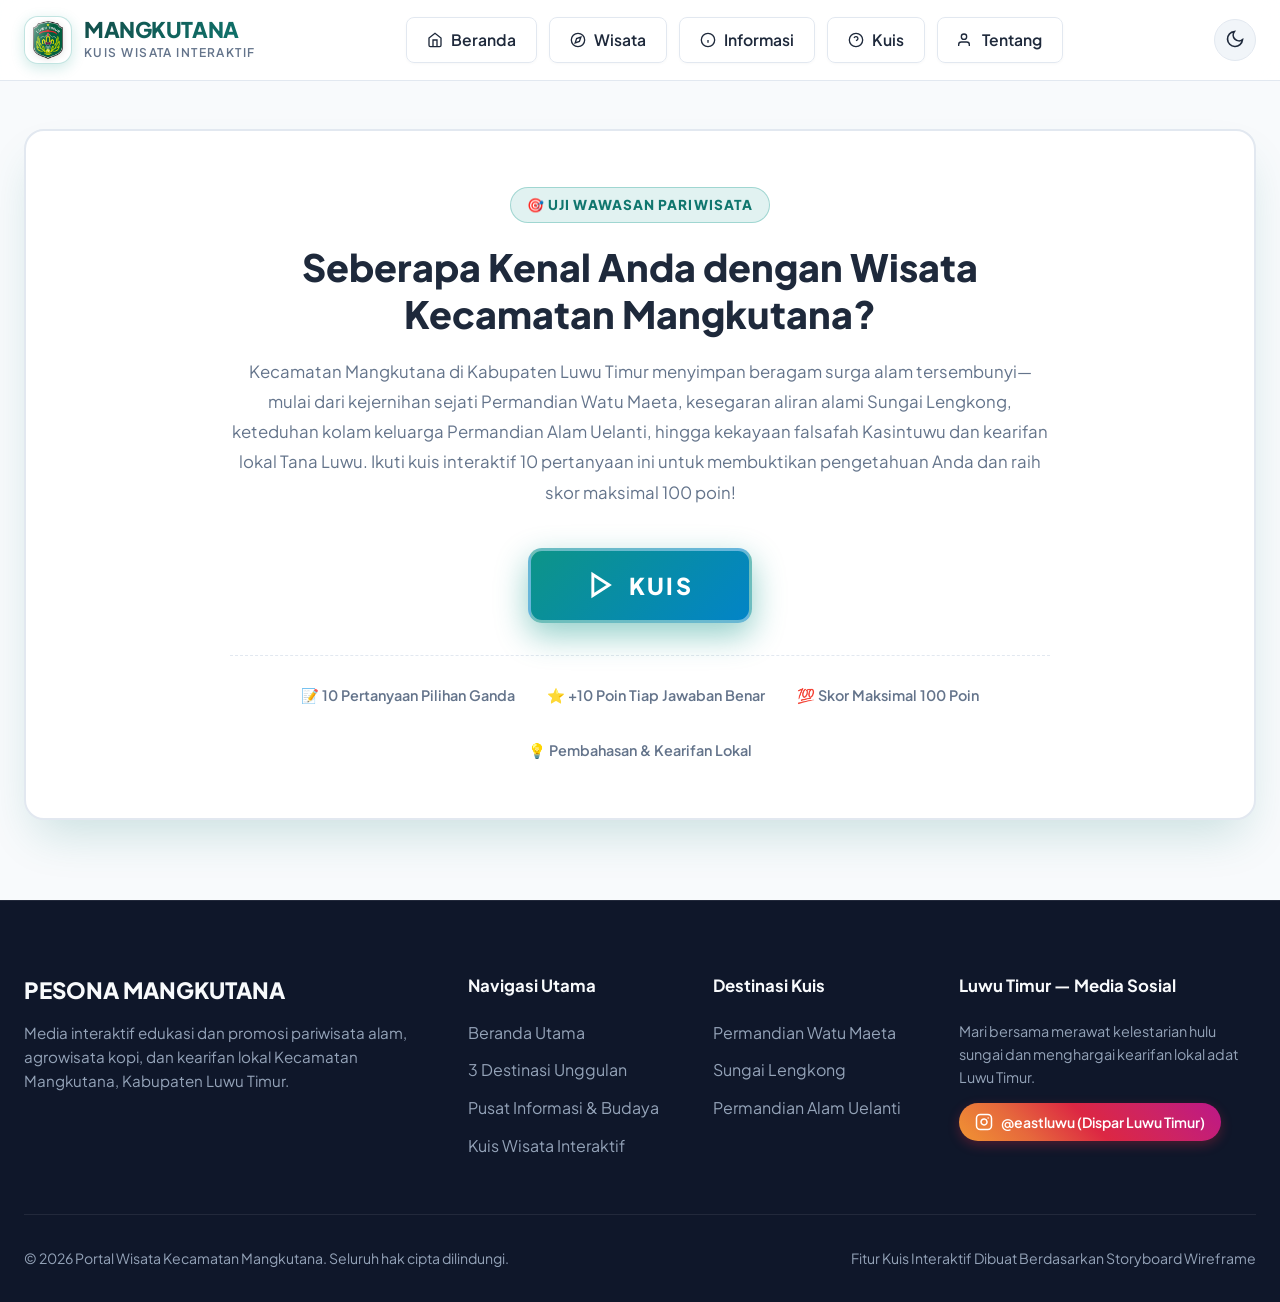
<file: kuis.html>
<!DOCTYPE html>
<html lang="id">
<head>
  <meta charset="UTF-8">
  <meta name="viewport" content="width=device-width, initial-scale=1.0">
  <title>Kuis Interaktif Wisata Kecamatan Mangkutana</title>
  <meta name="description" content="Uji wawasan Anda seputar destinasi wisata, kearifan lokal, dan keindahan alam Kecamatan Mangkutana, Kabupaten Luwu Timur. Dapatkan skor dan predikat penjelajah terbaik!">
  
  <!-- Google Fonts -->
  <link rel="preconnect" href="https://fonts.googleapis.com">
  <link rel="preconnect" href="https://fonts.gstatic.com" crossorigin>
  <link href="https://fonts.googleapis.com/css2?family=Plus+Jakarta+Sans:wght@400;500;600;700;800&display=swap" rel="stylesheet">
  
  <!-- Stylesheet -->
  <link rel="stylesheet" href="style.css">
</head>
<body>

  <!-- =========================================================================
       1. HEADER / NAVBAR (Sesuai Storyboard Wireframe)
       Logo di Kiri, Tombol Navigasi [Beranda] [Wisata] [Kuis] [Tentang] di Kanan
       ========================================================================= -->
  <header class="site-header">
    <div class="container header-container">
      
      <!-- Box Logo Kiri Sesuai Wireframe -->
      <a href="index.html" class="brand-logo" title="Kembali ke Beranda">
        <div class="logo-badge">
          <!-- Logo Resmi Kabupaten Luwu Timur -->
          <img src="logo_luwu_timur.png" alt="Logo Kabupaten Luwu Timur" class="logo-lutim-img">
        </div>
        <div class="logo-text-wrapper">
          <span class="logo-title">MANGKUTANA</span>
          <span class="logo-subtitle">Kuis Wisata Interaktif</span>
        </div>
      </a>

      <!-- Menu Kanan Sesuai Wireframe: [Beranda] [Wisata] [Tentang] -->
      <nav class="main-nav" id="mainNav">
        <ul class="nav-links">
          <li>
            <a href="index.html" class="nav-link wireframe-style">
              <svg width="16" height="16" viewBox="0 0 24 24" fill="none" stroke="currentColor" stroke-width="2">
                <path d="M3 9l9-7 9 7v11a2 2 0 0 1-2 2H5a2 2 0 0 1-2-2z"></path>
                <polyline points="9 22 9 12 15 12 15 22"></polyline>
              </svg>
              Beranda
            </a>
          </li>
          <li>
            <a href="index.html#wisata" class="nav-link wireframe-style">
              <svg width="16" height="16" viewBox="0 0 24 24" fill="none" stroke="currentColor" stroke-width="2">
                <circle cx="12" cy="12" r="10"></circle>
                <polygon points="16.24 7.76 14.12 14.12 7.76 16.24 9.88 9.88 16.24 7.76"></polygon>
              </svg>
              Wisata
            </a>
          </li>
          <li>
            <a href="informasi.html" class="nav-link wireframe-style">
              <svg width="16" height="16" viewBox="0 0 24 24" fill="none" stroke="currentColor" stroke-width="2">
                <circle cx="12" cy="12" r="10"></circle>
                <line x1="12" y1="16" x2="12" y2="12"></line>
                <line x1="12" y1="8" x2="12.01" y2="8"></line>
              </svg>
              Informasi
            </a>
          </li>
          <li>
            <a href="kuis.html" class="nav-link wireframe-style active">
              <svg width="16" height="16" viewBox="0 0 24 24" fill="none" stroke="currentColor" stroke-width="2">
                <circle cx="12" cy="12" r="10"></circle>
                <path d="M9.09 9a3 3 0 0 1 5.83 1c0 2-3 3-3 3"></path>
                <line x1="12" y1="17" x2="12.01" y2="17"></line>
              </svg>
              Kuis
            </a>
          </li>
          <li>
            <a href="index.html#tentang" class="nav-link wireframe-style">
              <svg width="16" height="16" viewBox="0 0 24 24" fill="none" stroke="currentColor" stroke-width="2">
                <path d="M17 21v-2a4 4 0 0 0-4-4H5a4 4 0 0 0-4 4v2"></path>
                <circle cx="9" cy="7" r="4"></circle>
              </svg>
              Tentang
            </a>
          </li>
        </ul>
      </nav>

      <!-- Theme Mode & Mobile Toggle -->
      <div class="header-actions">
        <button class="theme-toggle-btn" id="themeToggleBtn" aria-label="Ganti Tema">
          <span id="themeIcon">
            <svg width="20" height="20" viewBox="0 0 24 24" fill="none" stroke="currentColor" stroke-width="2">
              <path d="M21 12.79A9 9 0 1 1 11.21 3 7 7 0 0 0 21 12.79z"></path>
            </svg>
          </span>
        </button>
        <button class="btn-mobile-toggle" id="mobileNavToggle" aria-label="Buka Menu" aria-expanded="false">
          <span></span>
          <span></span>
          <span></span>
        </button>
      </div>

    </div>
  </header>

  <!-- =========================================================================
       2. WADAH UTAMA KUIS (PERSIS SESUAI STORYBOARD WIREFRAME)
       Kotak Besar Berisi Teks Pengantar dengan Tombol [kuis] di Tengah
       ========================================================================= -->
  <main class="quiz-section" id="kuis-section">
    <div class="container" style="width: 100%;">
      
      <!-- Kotak Bingkai Besar Kuis Sesuai Wireframe -->
      <div class="quiz-main-frame">
        
        <!-- ===================================================================
             A. TAMPILAN AWAL: TEKS DESKRIPSI & TOMBOL [KUIS] DI TENGAH
             =================================================================== -->
        <div class="quiz-intro-content" id="quizIntroBox">
          <span class="quiz-badge-tag">🎯 Uji Wawasan Pariwisata</span>
          <h1 class="quiz-intro-title">Seberapa Kenal Anda dengan Wisata Kecamatan Mangkutana?</h1>
          
          <p class="quiz-intro-text">
            Kecamatan Mangkutana di Kabupaten Luwu Timur menyimpan beragam surga alam tersembunyi—mulai dari kejernihan sejati Permandian Watu Maeta, kesegaran aliran alami Sungai Lengkong, keteduhan kolam keluarga Permandian Alam Uelanti, hingga kekayaan falsafah Kasintuwu dan kearifan lokal Tana Luwu. Ikuti kuis interaktif 10 pertanyaan ini untuk membuktikan pengetahuan Anda dan raih skor maksimal 100 poin!
          </p>

          <!-- TOMBOL [KUIS] PERSIS DI TENGAH SESUAI GAMBAR WIREFRAME -->
          <div class="btn-kuis-center-wrapper">
            <button class="btn-kuis-center" onclick="startQuiz()" id="btnStartQuiz">
              <svg width="28" height="28" viewBox="0 0 24 24" fill="none" stroke="currentColor" stroke-width="2.5">
                <polygon points="5 3 19 12 5 21 5 3"></polygon>
              </svg>
              kuis
            </button>
          </div>

          <!-- Rincian Petunjuk Kuis -->
          <div class="quiz-rules-preview">
            <div class="rule-pill">
              <span>📝 10 Pertanyaan Pilihan Ganda</span>
            </div>
            <div class="rule-pill">
              <span>⭐ +10 Poin Tiap Jawaban Benar</span>
            </div>
            <div class="rule-pill">
              <span>💯 Skor Maksimal 100 Poin</span>
            </div>
            <div class="rule-pill">
              <span>💡 Pembahasan & Kearifan Lokal</span>
            </div>
          </div>
        </div>

        <!-- ===================================================================
             B. TAMPILAN KUIS AKTIF (10 PERTANYAAN INTERAKTIF)
             =================================================================== -->
        <div class="quiz-active-interface" id="quizActiveInterface">
          
          <!-- Bilah Status Kuis -->
          <div class="quiz-header-bar">
            <div>
              <span class="quiz-progress-text" id="quizProgressText">Pertanyaan 1 dari 10</span>
            </div>
            <div>
              <span class="quiz-score-badge" id="quizScoreBadge">⭐ Skor: 0 / 100</span>
            </div>
          </div>

          <!-- Progress Bar Garis -->
          <div class="quiz-progress-track">
            <div class="quiz-progress-fill" id="quizProgressFill"></div>
          </div>

          <!-- Kotak Soal -->
          <div class="quiz-question-box">
            <span class="quiz-question-number" id="quizQuestionNum">SOAL NO. 1 DARI 10</span>
            <h2 class="quiz-question-title" id="quizQuestionTitle">Pertanyaan kuis akan dimuat di sini...</h2>
          </div>

          <!-- Daftar Pilihan Jawaban A, B, C, D -->
          <div class="quiz-options-list" id="quizOptionsList">
            <!-- Pilihan di-generate dinamis oleh script.js -->
          </div>

          <!-- Kotak Pembahasan & Nilai Kearifan Lokal -->
          <div class="quiz-feedback-box" id="quizFeedbackBox"></div>

          <!-- Tombol Lanjut Soal Berikutnya -->
          <div class="quiz-next-actions">
            <button class="btn-primary" id="btnNextQuestion" style="display:none;" onclick="nextQuizQuestion()">
              Pertanyaan Berikutnya ➔
            </button>
          </div>

        </div>

        <!-- ===================================================================
             C. TAMPILAN HASIL AKHIR & SKOR KUIS
             =================================================================== -->
        <div class="quiz-result-view" id="quizResultView">
          
          <!-- Tampilan Skor Lingkaran -->
          <div class="score-circle-display">
            <span class="score-big-number" id="resultScoreNumber">100</span>
            <span class="score-max-number">DARI 100 POIN</span>
          </div>

          <h2 class="quiz-predicate-title" id="resultPredicateTitle">🏆 Duta Wisata Sejati Mangkutana!</h2>
          <p class="quiz-predicate-desc" id="resultPredicateDesc">
            Luar biasa! Pengetahuan Anda tentang seluruh objek wisata dan kearifan lokal Kecamatan Mangkutana sangat mendalam.
          </p>

          <div class="quiz-result-buttons">
            <button class="btn-primary" onclick="restartQuiz()">
              <svg width="18" height="18" viewBox="0 0 24 24" fill="none" stroke="currentColor" stroke-width="2.5">
                <polyline points="1 4 1 10 7 10"></polyline>
                <path d="M3.51 15a9 9 0 1 0 2.13-9.36L1 10"></path>
              </svg>
              Ulangi Kuis
            </button>
            <a href="index.html#wisata" class="btn-secondary" style="background:var(--bg-subtle); color:var(--text-main); border:1px solid var(--border-color);">
              Jelajahi Wisata Mangkutana
            </a>
            <a href="informasi.html" class="btn-secondary" style="background:var(--bg-subtle); color:var(--text-main); border:1px solid var(--border-color);">
              Baca Kearifan Lokal
            </a>
          </div>

        </div>

      </div>

    </div>
  </main>

  <!-- =========================================================================
       3. FOOTER
       ========================================================================= -->
  <footer class="site-footer">
    <div class="container">
      <div class="footer-grid">
        
        <div class="footer-brand">
          <h4>PESONA MANGKUTANA</h4>
          <p>
            Media interaktif edukasi dan promosi pariwisata alam, agrowisata kopi, dan kearifan lokal Kecamatan Mangkutana, Kabupaten Luwu Timur.
          </p>
        </div>

        <div class="footer-col">
          <h5>Navigasi Utama</h5>
          <ul class="footer-links">
            <li><a href="index.html">Beranda Utama</a></li>
            <li><a href="index.html#wisata">3 Destinasi Unggulan</a></li>
            <li><a href="informasi.html">Pusat Informasi & Budaya</a></li>
            <li><a href="kuis.html">Kuis Wisata Interaktif</a></li>
          </ul>
        </div>

        <div class="footer-col">
          <h5>Destinasi Kuis</h5>
          <ul class="footer-links">
            <li><a href="informasi.html#info-content">Permandian Watu Maeta</a></li>
            <li><a href="informasi.html#info-content">Sungai Lengkong</a></li>
            <li><a href="informasi.html#info-content">Permandian Alam Uelanti</a></li>
          </ul>
        </div>

        <div class="footer-col">
          <h5>Luwu Timur — Media Sosial</h5>
          <p style="font-size: 0.9rem; margin-bottom: 0.75rem;">
            Mari bersama merawat kelestarian hulu sungai dan menghargai kearifan lokal adat Luwu Timur.
          </p>
          <div style="margin-top: 0.85rem;">
            <a 
              href="https://www.instagram.com/eastluwu/" 
              target="_blank" 
              rel="noopener noreferrer" 
              class="instagram-footer-btn"
              title="Kunjungi Instagram Resmi Dinas Pariwisata Luwu Timur"
            >
              <svg width="18" height="18" viewBox="0 0 24 24" fill="none" stroke="currentColor" stroke-width="2" stroke-linecap="round" stroke-linejoin="round">
                <rect x="2" y="2" width="20" height="20" rx="5" ry="5"></rect>
                <path d="M16 11.37A4 4 0 1 1 12.63 8 4 4 0 0 1 16 11.37z"></path>
                <line x1="17.5" y1="6.5" x2="17.51" y2="6.5"></line>
              </svg>
              <span>@eastluwu (Dispar Luwu Timur)</span>
            </a>
          </div>
        </div>

      </div>

      <div class="footer-bottom">
        <div>&copy; 2026 Portal Wisata Kecamatan Mangkutana. Seluruh hak cipta dilindungi.</div>
        <div>Fitur Kuis Interaktif Dibuat Berdasarkan Storyboard Wireframe</div>
      </div>
    </div>
  </footer>

  <!-- Script JS -->
  <script src="script.js"></script>
</body>
</html>
</file>
<file: style.css>
/* ==========================================================================
   PESONA WISATA KECAMATAN MANGKUTANA - STYLESHEET
   Desain modern, interaktif, elegan & responsif sesuai storyboard wireframe
   ========================================================================== */

:root {
  /* Color Palette - Nuansa Alam Luwu Timur (Hijau Rimba, Air Jernih, Aksen Emas) */
  --primary-color: #0d6efd;
  --primary-emerald: #0f766e;
  --primary-forest: #134e4a;
  --accent-cyan: #06b6d4;
  --accent-amber: #f59e0b;
  --accent-teal: #14b8a6;
  --accent-gradient: linear-gradient(135deg, #0d9488 0%, #0284c7 100%);
  --hero-gradient: linear-gradient(180deg, rgba(15, 23, 42, 0.25) 0%, rgba(15, 23, 42, 0.75) 100%);
  
  /* Neutral Colors */
  --bg-main: #f8fafc;
  --bg-card: #ffffff;
  --bg-dark: #0f172a;
  --bg-subtle: #f1f5f9;
  --text-main: #1e293b;
  --text-muted: #64748b;
  --text-light: #f8fafc;
  --border-color: #e2e8f0;
  --border-light: rgba(255, 255, 255, 0.2);

  /* Shadows & Glassmorphism */
  --shadow-sm: 0 2px 8px rgba(0, 0, 0, 0.05);
  --shadow-md: 0 8px 24px -4px rgba(15, 23, 42, 0.08);
  --shadow-lg: 0 16px 36px -6px rgba(15, 23, 42, 0.14);
  --shadow-xl: 0 24px 48px -12px rgba(15, 118, 110, 0.2);
  --glass-bg: rgba(255, 255, 255, 0.88);
  --glass-border: rgba(255, 255, 255, 0.5);
  --glass-blur: blur(12px);

  /* Typography */
  --font-family: 'Plus Jakarta Sans', system-ui, -apple-system, BlinkMacSystemFont, 'Segoe UI', Roboto, sans-serif;
  
  /* Transitions */
  --transition-fast: 0.2s cubic-bezier(0.4, 0, 0.2, 1);
  --transition-normal: 0.35s cubic-bezier(0.4, 0, 0.2, 1);
  --transition-slow: 0.6s cubic-bezier(0.16, 1, 0.3, 1);

  /* Spacing */
  --container-max: 1280px;
  --radius-sm: 8px;
  --radius-md: 14px;
  --radius-lg: 20px;
  --radius-full: 9999px;
}

/* Dark Theme Support */
[data-theme="dark"] {
  --bg-main: #0b1120;
  --bg-card: #1e293b;
  --bg-dark: #030712;
  --bg-subtle: #172554;
  --text-main: #f1f5f9;
  --text-muted: #94a3b8;
  --border-color: #334155;
  --glass-bg: rgba(15, 23, 42, 0.88);
  --glass-border: rgba(51, 65, 85, 0.6);
  --shadow-md: 0 8px 24px -4px rgba(0, 0, 0, 0.4);
}

/* Reset & Base Styles */
*, *::before, *::after {
  box-sizing: border-box;
  margin: 0;
  padding: 0;
}

html {
  scroll-behavior: smooth;
  font-size: 16px;
}

body {
  font-family: var(--font-family);
  background-color: var(--bg-main);
  color: var(--text-main);
  line-height: 1.6;
  overflow-x: hidden;
  transition: background-color var(--transition-normal), color var(--transition-normal);
}

img {
  max-width: 100%;
  display: block;
}

a {
  text-decoration: none;
  color: inherit;
  transition: color var(--transition-fast);
}

button {
  font-family: inherit;
  cursor: pointer;
  border: none;
  outline: none;
  background: none;
}

.container {
  width: 100%;
  max-width: var(--container-max);
  margin-left: auto;
  margin-right: auto;
  padding-left: 1.5rem;
  padding-right: 1.5rem;
}

/* ==========================================================================
   1. NAVBAR / HEADER (Sesuai Storyboard: Logo di Kiri, Menu di Kanan)
   ========================================================================== */
.site-header {
  position: sticky;
  top: 0;
  left: 0;
  width: 100%;
  z-index: 1000;
  background: var(--glass-bg);
  backdrop-filter: var(--glass-blur);
  -webkit-backdrop-filter: var(--glass-blur);
  border-bottom: 1px solid var(--border-color);
  transition: box-shadow var(--transition-normal), background-color var(--transition-normal);
}

.site-header.scrolled {
  box-shadow: var(--shadow-md);
}

.header-container {
  display: flex;
  align-items: center;
  justify-content: space-between;
  height: 80px;
}

/* Brand Logo (Sesuai kotak 'logo' di kiri storyboard) */
.brand-logo {
  display: flex;
  align-items: center;
  gap: 12px;
  text-decoration: none;
  transition: transform var(--transition-fast);
}

.brand-logo:hover {
  transform: translateY(-2px);
}

.logo-badge {
  width: 48px;
  height: 48px;
  background: #ffffff;
  border-radius: var(--radius-md);
  display: flex;
  align-items: center;
  justify-content: center;
  box-shadow: 0 4px 14px rgba(13, 148, 136, 0.2);
  border: 1.5px solid rgba(13, 148, 136, 0.25);
  position: relative;
  overflow: hidden;
  padding: 4px;
  flex-shrink: 0;
  transition: transform var(--transition-fast), box-shadow var(--transition-fast);
}

[data-theme="dark"] .logo-badge {
  background: #ffffff;
  border-color: rgba(52, 211, 153, 0.4);
  box-shadow: 0 4px 16px rgba(0, 0, 0, 0.45);
}

.logo-lutim-img {
  width: 100%;
  height: 100%;
  max-width: 36px;
  max-height: 42px;
  object-fit: contain;
  display: block;
  filter: drop-shadow(0 1px 3px rgba(0, 0, 0, 0.12));
}

.logo-badge::after {
  content: '';
  position: absolute;
  top: 0;
  left: -50%;
  width: 100%;
  height: 100%;
  background: linear-gradient(90deg, transparent, rgba(255, 255, 255, 0.5), transparent);
  transform: skewX(-20deg);
  animation: shineLogo 4s infinite;
  pointer-events: none;
}

@keyframes shineLogo {
  0% { left: -100%; }
  25% { left: 150%; }
  100% { left: 150%; }
}

.logo-text-wrapper {
  display: flex;
  flex-direction: column;
}

.logo-title {
  font-size: 1.35rem;
  font-weight: 800;
  letter-spacing: -0.02em;
  background: linear-gradient(135deg, var(--primary-forest), var(--primary-emerald));
  -webkit-background-clip: text;
  -webkit-text-fill-color: transparent;
  line-height: 1.2;
}

[data-theme="dark"] .logo-title {
  background: linear-gradient(135deg, #34d399, #38bdf8);
  -webkit-background-clip: text;
  -webkit-text-fill-color: transparent;
}

.logo-subtitle {
  font-size: 0.75rem;
  font-weight: 600;
  text-transform: uppercase;
  letter-spacing: 0.12em;
  color: var(--text-muted);
}

/* Nav Menu (Sesuai Tombol [Beranda] [Wisata] [Tentang] di kanan storyboard) */
.main-nav {
  display: flex;
  align-items: center;
  gap: 1.25rem;
}

.nav-links {
  display: flex;
  align-items: center;
  list-style: none;
  gap: 0.75rem;
}

.nav-link {
  position: relative;
  padding: 0.6rem 1.25rem;
  font-size: 0.98rem;
  font-weight: 600;
  color: var(--text-main);
  border-radius: var(--radius-sm);
  border: 1px solid transparent;
  transition: all var(--transition-fast);
  display: inline-flex;
  align-items: center;
  gap: 8px;
}

/* Tampilan button-like persis seperti kotak [Beranda] [Wisata] [Tentang] di wireframe */
.nav-link.wireframe-style {
  border: 1.5px solid var(--border-color);
  background-color: rgba(255, 255, 255, 0.5);
  box-shadow: 0 1px 3px rgba(0,0,0,0.03);
}

.nav-link.wireframe-style:hover,
.nav-link.wireframe-style.active {
  background: var(--accent-gradient);
  color: #ffffff;
  border-color: transparent;
  box-shadow: 0 4px 14px rgba(13, 148, 136, 0.3);
  transform: translateY(-2px);
}

[data-theme="dark"] .nav-link.wireframe-style {
  background-color: rgba(30, 41, 59, 0.6);
  border-color: var(--border-color);
}

.header-actions {
  display: flex;
  align-items: center;
  gap: 0.75rem;
}

.theme-toggle-btn {
  width: 42px;
  height: 42px;
  border-radius: var(--radius-full);
  display: flex;
  align-items: center;
  justify-content: center;
  background: var(--bg-subtle);
  color: var(--text-main);
  border: 1px solid var(--border-color);
  transition: all var(--transition-fast);
}

.theme-toggle-btn:hover {
  background: var(--border-color);
  transform: rotate(15deg);
}

.btn-mobile-toggle {
  display: none;
  width: 44px;
  height: 44px;
  border-radius: var(--radius-sm);
  background: var(--bg-subtle);
  border: 1px solid var(--border-color);
  align-items: center;
  justify-content: center;
  flex-direction: column;
  gap: 5px;
}

.btn-mobile-toggle span {
  display: block;
  width: 22px;
  height: 2px;
  background-color: var(--text-main);
  transition: all var(--transition-fast);
}

/* ==========================================================================
   2. HERO CAROUSEL / SLIDER (Sesuai Storyboard: Banner Besar + Tombol < dan >)
   ========================================================================== */
.hero-section {
  padding-top: 1.5rem;
  padding-bottom: 2rem;
}

.hero-carousel-wrapper {
  position: relative;
  width: 100%;
  border-radius: var(--radius-lg);
  overflow: hidden;
  box-shadow: var(--shadow-xl);
  border: 1px solid var(--border-color);
  background: #000;
  min-height: 480px;
  max-height: 600px;
}

.carousel-track-container {
  width: 100%;
  height: 520px;
  position: relative;
  overflow: hidden;
}

.carousel-slide {
  position: absolute;
  top: 0;
  left: 0;
  width: 100%;
  height: 100%;
  opacity: 0;
  visibility: hidden;
  transition: opacity 0.8s ease, transform 0.8s ease;
  transform: scale(1.04);
}

.carousel-slide.active {
  opacity: 1;
  visibility: visible;
  transform: scale(1);
}

.carousel-image {
  width: 100%;
  height: 100%;
  object-fit: cover;
  filter: brightness(0.85);
}

.carousel-overlay {
  position: absolute;
  inset: 0;
  background: linear-gradient(
    90deg, 
    rgba(15, 23, 42, 0.85) 0%, 
    rgba(15, 23, 42, 0.5) 50%, 
    rgba(15, 23, 42, 0.3) 100%
  );
  display: flex;
  align-items: center;
  padding: 3rem 5rem;
  color: #ffffff;
}

.slide-content {
  max-width: 680px;
  animation: fadeInUp 0.7s ease-out forwards;
}

@keyframes fadeInUp {
  from {
    opacity: 0;
    transform: translateY(24px);
  }
  to {
    opacity: 1;
    transform: translateY(0);
  }
}

.slide-tag {
  display: inline-flex;
  align-items: center;
  gap: 8px;
  padding: 6px 14px;
  background: rgba(13, 148, 136, 0.4);
  backdrop-filter: blur(8px);
  border: 1px solid rgba(45, 212, 191, 0.5);
  border-radius: var(--radius-full);
  font-size: 0.82rem;
  font-weight: 700;
  color: #5eead4;
  letter-spacing: 0.05em;
  text-transform: uppercase;
  margin-bottom: 1rem;
}

.slide-title {
  font-size: 2.75rem;
  font-weight: 800;
  line-height: 1.18;
  margin-bottom: 1rem;
  color: #ffffff;
  text-shadow: 0 2px 10px rgba(0, 0, 0, 0.4);
}

.slide-desc {
  font-size: 1.1rem;
  color: #e2e8f0;
  line-height: 1.6;
  margin-bottom: 1.75rem;
  text-shadow: 0 1px 4px rgba(0, 0, 0, 0.3);
}

.slide-actions {
  display: flex;
  align-items: center;
  gap: 1rem;
  flex-wrap: wrap;
}

.btn-primary {
  display: inline-flex;
  align-items: center;
  gap: 10px;
  background: var(--accent-gradient);
  color: #ffffff;
  padding: 0.85rem 1.85rem;
  border-radius: var(--radius-md);
  font-weight: 700;
  font-size: 1rem;
  box-shadow: 0 8px 20px rgba(13, 148, 136, 0.35);
  transition: all var(--transition-fast);
  border: none;
}

.btn-primary:hover {
  transform: translateY(-2px);
  box-shadow: 0 12px 28px rgba(13, 148, 136, 0.5);
  filter: brightness(1.08);
}

.btn-secondary {
  display: inline-flex;
  align-items: center;
  gap: 8px;
  background: rgba(255, 255, 255, 0.15);
  backdrop-filter: blur(8px);
  border: 1px solid rgba(255, 255, 255, 0.3);
  color: #ffffff;
  padding: 0.85rem 1.5rem;
  border-radius: var(--radius-md);
  font-weight: 600;
  font-size: 1rem;
  transition: all var(--transition-fast);
}

.btn-secondary:hover {
  background: rgba(255, 255, 255, 0.25);
  transform: translateY(-2px);
}

/* Navigasi Panah < dan > Sesuai Storyboard */
.carousel-btn {
  position: absolute;
  top: 50%;
  transform: translateY(-50%);
  width: 58px;
  height: 58px;
  border-radius: var(--radius-md);
  background: rgba(15, 23, 42, 0.65);
  backdrop-filter: blur(10px);
  border: 2px solid rgba(255, 255, 255, 0.4);
  color: #ffffff;
  display: flex;
  align-items: center;
  justify-content: center;
  font-size: 1.8rem;
  font-weight: 700;
  z-index: 10;
  transition: all var(--transition-fast);
  box-shadow: 0 8px 24px rgba(0, 0, 0, 0.3);
}

.carousel-btn:hover {
  background: rgba(13, 148, 136, 0.9);
  border-color: #5eead4;
  transform: translateY(-50%) scale(1.08);
  box-shadow: 0 12px 30px rgba(13, 148, 136, 0.6);
}

.carousel-btn.prev {
  left: 1.5rem;
}

.carousel-btn.next {
  right: 1.5rem;
}

/* Indikator Slider & Progress Bar */
.carousel-indicators {
  position: absolute;
  bottom: 1.5rem;
  left: 50%;
  transform: translateX(-50%);
  display: flex;
  align-items: center;
  gap: 10px;
  z-index: 10;
  background: rgba(15, 23, 42, 0.5);
  padding: 8px 16px;
  border-radius: var(--radius-full);
  backdrop-filter: blur(8px);
}

.indicator-dot {
  width: 12px;
  height: 12px;
  border-radius: var(--radius-full);
  background: rgba(255, 255, 255, 0.4);
  transition: all var(--transition-fast);
  cursor: pointer;
  border: none;
}

.indicator-dot.active {
  width: 32px;
  background: #2dd4bf;
}

/* ==========================================================================
   3. FOUR FEATURED CARDS (Sesuai Storyboard: 4 Kolom Kartu di Bawah Slider)
   ========================================================================== */
.featured-section {
  padding: 3rem 0;
}

.section-header {
  margin-bottom: 2.25rem;
  display: flex;
  justify-content: space-between;
  align-items: flex-end;
  flex-wrap: wrap;
  gap: 1.5rem;
}

.section-tag {
  display: inline-block;
  font-size: 0.82rem;
  font-weight: 700;
  text-transform: uppercase;
  letter-spacing: 0.1em;
  color: var(--primary-emerald);
  background: rgba(15, 118, 110, 0.1);
  padding: 4px 12px;
  border-radius: var(--radius-full);
  margin-bottom: 0.5rem;
}

[data-theme="dark"] .section-tag {
  color: #2dd4bf;
  background: rgba(45, 212, 191, 0.15);
}

.section-title {
  font-size: 2rem;
  font-weight: 800;
  line-height: 1.25;
  color: var(--text-main);
}

.section-subtitle {
  font-size: 1rem;
  color: var(--text-muted);
  max-width: 600px;
  margin-top: 0.35rem;
}

/* Filter Buttons Interaktif */
.filter-bar {
  display: flex;
  gap: 0.5rem;
  flex-wrap: wrap;
}

.filter-btn {
  padding: 0.5rem 1rem;
  border-radius: var(--radius-full);
  font-size: 0.88rem;
  font-weight: 600;
  color: var(--text-muted);
  background: var(--bg-card);
  border: 1px solid var(--border-color);
  transition: all var(--transition-fast);
}

.filter-btn:hover {
  color: var(--text-main);
  border-color: var(--primary-emerald);
}

.filter-btn.active {
  background: var(--accent-gradient);
  color: #ffffff;
  border-color: transparent;
  box-shadow: 0 4px 12px rgba(13, 148, 136, 0.25);
}

/* CARD GRIDS */
.cards-grid-4 {
  display: grid;
  grid-template-columns: repeat(4, 1fr);
  gap: 1.5rem;
}

.cards-grid-3 {
  display: grid;
  grid-template-columns: repeat(3, 1fr);
  gap: 1.75rem;
}

@media (max-width: 1024px) {
  .cards-grid-3 {
    grid-template-columns: repeat(2, 1fr);
  }
}

@media (max-width: 650px) {
  .cards-grid-3 {
    grid-template-columns: 1fr;
  }
}

.tour-card {
  background: var(--bg-card);
  border-radius: var(--radius-lg);
  overflow: hidden;
  border: 1px solid var(--border-color);
  box-shadow: var(--shadow-sm);
  display: flex;
  flex-direction: column;
  transition: transform var(--transition-normal), box-shadow var(--transition-normal), border-color var(--transition-normal);
  position: relative;
}

.tour-card:hover {
  transform: translateY(-8px);
  box-shadow: var(--shadow-lg);
  border-color: rgba(13, 148, 136, 0.4);
}

.card-image-box {
  position: relative;
  width: 100%;
  height: 210px;
  overflow: hidden;
  background-color: var(--bg-subtle);
}

.card-image {
  width: 100%;
  height: 100%;
  object-fit: cover;
  transition: transform 0.6s cubic-bezier(0.16, 1, 0.3, 1);
}

.tour-card:hover .card-image {
  transform: scale(1.08);
}

.card-badge-category {
  position: absolute;
  top: 12px;
  left: 12px;
  background: rgba(15, 23, 42, 0.7);
  backdrop-filter: blur(8px);
  color: #5eead4;
  font-size: 0.72rem;
  font-weight: 700;
  text-transform: uppercase;
  padding: 4px 10px;
  border-radius: var(--radius-full);
  border: 1px solid rgba(94, 234, 212, 0.3);
}

.card-favorite-btn {
  position: absolute;
  top: 12px;
  right: 12px;
  width: 36px;
  height: 36px;
  border-radius: var(--radius-full);
  background: rgba(255, 255, 255, 0.85);
  backdrop-filter: blur(6px);
  color: #ef4444;
  display: flex;
  align-items: center;
  justify-content: center;
  font-size: 1rem;
  transition: all var(--transition-fast);
  box-shadow: 0 4px 10px rgba(0,0,0,0.15);
}

.card-favorite-btn:hover {
  transform: scale(1.15);
  background: #ffffff;
}

.card-favorite-btn.liked svg path {
  fill: #ef4444;
}

.card-body {
  padding: 1.35rem;
  display: flex;
  flex-direction: column;
  flex-grow: 1;
}

.card-meta {
  display: flex;
  align-items: center;
  justify-content: space-between;
  margin-bottom: 0.5rem;
  font-size: 0.82rem;
  color: var(--text-muted);
}

.card-location {
  display: flex;
  align-items: center;
  gap: 4px;
  font-weight: 600;
}

.card-rating {
  display: flex;
  align-items: center;
  gap: 4px;
  color: var(--accent-amber);
  font-weight: 700;
}

.card-title {
  font-size: 1.22rem;
  font-weight: 800;
  line-height: 1.3;
  margin-bottom: 0.6rem;
  color: var(--text-main);
  transition: color var(--transition-fast);
}

.tour-card:hover .card-title {
  color: var(--primary-emerald);
}

.card-description {
  font-size: 0.9rem;
  color: var(--text-muted);
  line-height: 1.5;
  margin-bottom: 1.25rem;
  flex-grow: 1;
  display: -webkit-box;
  -webkit-line-clamp: 3;
  -webkit-box-orient: vertical;
  overflow: hidden;
}

.card-footer {
  display: flex;
  align-items: center;
  justify-content: space-between;
  padding-top: 1rem;
  border-top: 1px solid var(--border-color);
}

.card-price-info {
  display: flex;
  flex-direction: column;
}

.card-price-label {
  font-size: 0.72rem;
  color: var(--text-muted);
  text-transform: uppercase;
  font-weight: 600;
}

.card-price-val {
  font-size: 0.98rem;
  font-weight: 800;
  color: var(--primary-forest);
}

[data-theme="dark"] .card-price-val {
  color: #38bdf8;
}

.btn-card-detail {
  padding: 0.5rem 1rem;
  border-radius: var(--radius-sm);
  background: var(--bg-subtle);
  color: var(--text-main);
  font-weight: 700;
  font-size: 0.85rem;
  border: 1px solid var(--border-color);
  display: inline-flex;
  align-items: center;
  gap: 6px;
  transition: all var(--transition-fast);
}

.btn-card-detail:hover {
  background: var(--accent-gradient);
  color: #ffffff;
  border-color: transparent;
  box-shadow: 0 4px 12px rgba(13, 148, 136, 0.3);
}

/* ==========================================================================
   4. STATS & QUICK HIGHLIGHTS
   ========================================================================== */
.stats-banner {
  background: var(--accent-gradient);
  border-radius: var(--radius-lg);
  padding: 2.5rem 2rem;
  color: #ffffff;
  margin: 2rem 0 3.5rem 0;
  box-shadow: var(--shadow-xl);
}

.stats-grid {
  display: grid;
  grid-template-columns: repeat(4, 1fr);
  gap: 2rem;
  text-align: center;
}

.stat-item {
  position: relative;
}

.stat-item:not(:last-child)::after {
  content: '';
  position: absolute;
  right: -1rem;
  top: 20%;
  height: 60%;
  width: 1px;
  background: rgba(255, 255, 255, 0.25);
}

.stat-number {
  font-size: 2.6rem;
  font-weight: 800;
  line-height: 1.1;
  margin-bottom: 0.3rem;
}

.stat-label {
  font-size: 0.95rem;
  opacity: 0.9;
  font-weight: 500;
}

/* ==========================================================================
   5. TENTANG KECAMATAN MANGKUTANA (#tentang)
   ========================================================================== */
.about-section {
  padding: 4rem 0;
  background-color: var(--bg-subtle);
  border-top: 1px solid var(--border-color);
  border-bottom: 1px solid var(--border-color);
}

.about-grid {
  display: grid;
  grid-template-columns: 1fr 1fr;
  gap: 3.5rem;
  align-items: center;
}

.about-image-collage {
  position: relative;
}

.about-main-img {
  width: 100%;
  height: 420px;
  object-fit: cover;
  border-radius: var(--radius-lg);
  box-shadow: var(--shadow-xl);
  border: 3px solid var(--bg-card);
}

.about-floating-badge {
  position: absolute;
  bottom: -20px;
  right: -20px;
  background: var(--bg-card);
  padding: 1.25rem 1.75rem;
  border-radius: var(--radius-md);
  box-shadow: var(--shadow-lg);
  border: 1px solid var(--border-color);
  max-width: 250px;
}

.badge-number {
  font-size: 1.8rem;
  font-weight: 800;
  color: var(--primary-emerald);
  line-height: 1;
}

.badge-text {
  font-size: 0.85rem;
  color: var(--text-muted);
  font-weight: 600;
  margin-top: 4px;
}

.about-text-content h3 {
  font-size: 1.8rem;
  font-weight: 800;
  margin-bottom: 1rem;
  color: var(--text-main);
  line-height: 1.3;
}

.about-text-content p {
  color: var(--text-muted);
  font-size: 1.02rem;
  margin-bottom: 1.25rem;
  line-height: 1.7;
}

.features-list {
  display: grid;
  grid-template-columns: 1fr 1fr;
  gap: 1rem;
  margin-top: 1.5rem;
}

.feature-item {
  display: flex;
  align-items: flex-start;
  gap: 12px;
  padding: 0.85rem;
  background: var(--bg-card);
  border-radius: var(--radius-md);
  border: 1px solid var(--border-color);
}

.feature-icon-box {
  width: 36px;
  height: 36px;
  background: rgba(13, 148, 136, 0.15);
  color: var(--primary-emerald);
  border-radius: var(--radius-sm);
  display: flex;
  align-items: center;
  justify-content: center;
  flex-shrink: 0;
}

.feature-title {
  font-weight: 700;
  font-size: 0.95rem;
  color: var(--text-main);
}

.feature-desc {
  font-size: 0.82rem;
  color: var(--text-muted);
}

/* ==========================================================================
   6. INTERACTIVE ITINERARY & TRIP PLANNER
   ========================================================================== */
.planner-section {
  padding: 4.5rem 0;
}

.planner-card {
  background: var(--bg-card);
  border-radius: var(--radius-lg);
  padding: 2.5rem;
  border: 1px solid var(--border-color);
  box-shadow: var(--shadow-md);
}

.planner-controls {
  display: grid;
  grid-template-columns: repeat(3, 1fr) auto;
  gap: 1.25rem;
  margin-top: 1.5rem;
  align-items: flex-end;
}

.input-group label {
  display: block;
  font-size: 0.85rem;
  font-weight: 700;
  color: var(--text-main);
  margin-bottom: 6px;
}

.input-group select,
.input-group input {
  width: 100%;
  padding: 0.75rem 1rem;
  border-radius: var(--radius-sm);
  border: 1.5px solid var(--border-color);
  background: var(--bg-main);
  color: var(--text-main);
  font-family: inherit;
  font-size: 0.95rem;
  outline: none;
  transition: border-color var(--transition-fast);
}

.input-group select:focus,
.input-group input:focus {
  border-color: var(--primary-emerald);
}

.planner-result-box {
  margin-top: 2rem;
  padding: 1.75rem;
  border-radius: var(--radius-md);
  background: var(--bg-subtle);
  border: 1px solid var(--border-color);
  display: none;
}

.planner-result-box.show {
  display: block;
  animation: fadeIn 0.4s ease;
}

@keyframes fadeIn {
  from { opacity: 0; transform: translateY(10px); }
  to { opacity: 1; transform: translateY(0); }
}

/* ==========================================================================
   7. MODAL DETAIL DESTINASI
   ========================================================================== */
.modal-backdrop {
  position: fixed;
  inset: 0;
  background: rgba(15, 23, 42, 0.75);
  backdrop-filter: blur(8px);
  z-index: 2000;
  display: flex;
  align-items: center;
  justify-content: center;
  padding: 1.5rem;
  opacity: 0;
  pointer-events: none;
  transition: opacity var(--transition-normal);
}

.modal-backdrop.open {
  opacity: 1;
  pointer-events: auto;
}

.modal-dialog {
  background: var(--bg-card);
  width: 100%;
  max-width: 800px;
  max-height: 90vh;
  border-radius: var(--radius-lg);
  overflow-y: auto;
  position: relative;
  box-shadow: var(--shadow-xl);
  border: 1px solid var(--border-color);
  transform: translateY(20px) scale(0.96);
  transition: transform var(--transition-normal);
}

.modal-backdrop.open .modal-dialog {
  transform: translateY(0) scale(1);
}

.modal-close-btn {
  position: absolute;
  top: 16px;
  right: 16px;
  width: 40px;
  height: 40px;
  border-radius: var(--radius-full);
  background: rgba(15, 23, 42, 0.6);
  color: #fff;
  display: flex;
  align-items: center;
  justify-content: center;
  font-size: 1.2rem;
  z-index: 20;
  transition: all var(--transition-fast);
}

.modal-close-btn:hover {
  background: #ef4444;
  transform: rotate(90deg);
}

.modal-hero-image {
  width: 100%;
  height: 320px;
  object-fit: cover;
}

.modal-content-body {
  padding: 2rem;
}

.modal-title {
  font-size: 1.85rem;
  font-weight: 800;
  margin-bottom: 0.5rem;
}

.modal-tags {
  display: flex;
  gap: 8px;
  flex-wrap: wrap;
  margin-bottom: 1.25rem;
}

.modal-meta-grid {
  display: grid;
  grid-template-columns: repeat(3, 1fr);
  gap: 1rem;
  background: var(--bg-subtle);
  padding: 1.25rem;
  border-radius: var(--radius-md);
  margin-bottom: 1.5rem;
}

.meta-box-label {
  font-size: 0.78rem;
  color: var(--text-muted);
  text-transform: uppercase;
  font-weight: 600;
}

.meta-box-val {
  font-size: 1rem;
  font-weight: 700;
  color: var(--text-main);
  margin-top: 2px;
}

.modal-section-title {
  font-size: 1.15rem;
  font-weight: 700;
  margin: 1.25rem 0 0.5rem 0;
  color: var(--text-main);
}

.facility-chips {
  display: flex;
  gap: 8px;
  flex-wrap: wrap;
  margin-bottom: 1.5rem;
}

.facility-chip {
  padding: 6px 12px;
  background: var(--bg-subtle);
  border-radius: var(--radius-full);
  font-size: 0.82rem;
  font-weight: 600;
  display: inline-flex;
  align-items: center;
  gap: 6px;
  border: 1px solid var(--border-color);
}

/* ==========================================================================
   8. FOOTER
   ========================================================================== */
.site-footer {
  background: var(--bg-dark);
  color: #94a3b8;
  padding: 4.5rem 0 2rem 0;
  border-top: 1px solid rgba(255, 255, 255, 0.08);
}

.footer-grid {
  display: grid;
  grid-template-columns: 2fr 1fr 1fr 1.5fr;
  gap: 3rem;
  margin-bottom: 3.5rem;
}

.footer-brand h4 {
  color: #f8fafc;
  font-size: 1.4rem;
  font-weight: 800;
  margin-bottom: 0.75rem;
}

.footer-brand p {
  line-height: 1.6;
  font-size: 0.95rem;
}

.footer-col h5 {
  color: #f8fafc;
  font-size: 1.05rem;
  font-weight: 700;
  margin-bottom: 1.25rem;
}

.footer-links {
  list-style: none;
  display: flex;
  flex-direction: column;
  gap: 0.75rem;
}

.footer-links a:hover {
  color: #2dd4bf;
  padding-left: 4px;
}

.footer-bottom {
  padding-top: 2rem;
  border-top: 1px solid rgba(255, 255, 255, 0.08);
  display: flex;
  align-items: center;
  justify-content: space-between;
  flex-wrap: wrap;
  gap: 1rem;
  font-size: 0.88rem;
}

/* Instagram Resmi Footer */
.instagram-footer-btn {
  display: inline-flex;
  align-items: center;
  gap: 8px;
  color: #ffffff !important;
  background: linear-gradient(45deg, #f09433 0%, #e6683c 25%, #dc2743 50%, #cc2366 75%, #bc1888 100%);
  padding: 8px 16px;
  border-radius: var(--radius-full);
  font-size: 0.88rem;
  font-weight: 600;
  text-decoration: none;
  box-shadow: 0 4px 12px rgba(220, 39, 67, 0.3);
  transition: transform var(--transition-fast), box-shadow var(--transition-fast);
}

.instagram-footer-btn:hover {
  transform: translateY(-2px);
  box-shadow: 0 6px 18px rgba(220, 39, 67, 0.45);
  color: #ffffff !important;
}

/* ==========================================================================
   RESPONSIVE MEDIA QUERIES
   ========================================================================== */
@media (max-width: 1100px) {
  .cards-grid-4 {
    grid-template-columns: repeat(2, 1fr);
  }
  .stats-grid {
    grid-template-columns: repeat(2, 1fr);
    gap: 1.5rem;
  }
  .stat-item:nth-child(2)::after {
    display: none;
  }
}

@media (max-width: 768px) {
  .header-container {
    height: 70px;
  }
  
  .btn-mobile-toggle {
    display: flex;
  }

  .main-nav {
    position: fixed;
    top: 70px;
    left: 0;
    width: 100%;
    background: var(--bg-card);
    padding: 1.5rem;
    box-shadow: var(--shadow-lg);
    border-bottom: 1px solid var(--border-color);
    flex-direction: column;
    align-items: stretch;
    transform: translateY(-120%);
    opacity: 0;
    pointer-events: none;
    transition: all var(--transition-normal);
  }

  .main-nav.active {
    transform: translateY(0);
    opacity: 1;
    pointer-events: auto;
  }

  .nav-links {
    flex-direction: column;
    width: 100%;
  }

  .nav-link.wireframe-style {
    width: 100%;
    justify-content: center;
  }

  .carousel-track-container {
    height: 480px;
  }

  .carousel-overlay {
    padding: 2rem 1.5rem;
  }

  .slide-title {
    font-size: 1.85rem;
  }

  .carousel-btn {
    width: 44px;
    height: 44px;
    font-size: 1.3rem;
  }

  .carousel-btn.prev {
    left: 0.75rem;
  }

  .carousel-btn.next {
    right: 0.75rem;
  }

  .cards-grid-4 {
    grid-template-columns: 1fr;
  }

  .about-grid {
    grid-template-columns: 1fr;
    gap: 2rem;
  }

  .features-list {
    grid-template-columns: 1fr;
  }

  .planner-controls {
    grid-template-columns: 1fr;
  }

  .footer-grid {
    grid-template-columns: 1fr;
    gap: 2rem;
  }
}


/* ==========================================================================
   9. HALAMAN MENU INFORMASI (Sesuai Storyboard Wireframe Informasi)
   Sub-Menu 4 Tombol: [Informasi Wisata] [Kearifan Lokal] [Galeri Multimedia] [Peta Lokasi]
   dan Kotak Konten Besar di Bawahnya
   ========================================================================== */

.info-menu-section {
  padding: 1.5rem 0 4rem 0;
}

/* Tab Bar 4 Kotak Persis Sesuai Storyboard */
.info-tabs-bar {
  display: grid;
  grid-template-columns: repeat(4, 1fr);
  gap: 1.25rem;
  margin: 2rem 0;
}

.info-tab-btn {
  display: flex;
  align-items: center;
  justify-content: center;
  gap: 10px;
  padding: 1.15rem 1rem;
  background: var(--bg-card);
  border: 2px solid var(--border-color);
  border-radius: var(--radius-md);
  color: var(--text-main);
  font-weight: 700;
  font-size: 1.05rem;
  cursor: pointer;
  box-shadow: var(--shadow-sm);
  transition: all var(--transition-fast);
  text-align: center;
  position: relative;
  overflow: hidden;
}

.info-tab-btn:hover {
  border-color: var(--primary-emerald);
  color: var(--primary-emerald);
  transform: translateY(-3px);
  box-shadow: var(--shadow-md);
}

.info-tab-btn.active {
  background: var(--accent-gradient);
  color: #ffffff;
  border-color: transparent;
  box-shadow: 0 8px 24px rgba(13, 148, 136, 0.35);
  transform: translateY(-3px);
}

.info-tab-btn.active::after {
  content: '';
  position: absolute;
  bottom: 0;
  left: 20%;
  width: 60%;
  height: 4px;
  background: #ffffff;
  border-radius: var(--radius-full);
}

.info-tab-icon {
  display: flex;
  align-items: center;
  justify-content: center;
  font-size: 1.2rem;
}

/* Container Konten Besar di Bawah Bar 4 Tab (Kotak Silang Wireframe) */
.info-main-content-box {
  background: var(--bg-card);
  border: 2px solid var(--border-color);
  border-radius: var(--radius-lg);
  padding: 2.75rem;
  box-shadow: var(--shadow-lg);
  position: relative;
  min-height: 520px;
}

.tab-pane {
  display: none;
  animation: tabFadeIn 0.45s ease-out forwards;
}

.tab-pane.active {
  display: block;
}

@keyframes tabFadeIn {
  from {
    opacity: 0;
    transform: translateY(16px);
  }
  to {
    opacity: 1;
    transform: translateY(0);
  }
}

/* Heading dalam Pane Konten */
.pane-header {
  border-bottom: 2px solid var(--border-color);
  padding-bottom: 1.5rem;
  margin-bottom: 2rem;
  display: flex;
  justify-content: space-between;
  align-items: flex-end;
  flex-wrap: wrap;
  gap: 1rem;
}

.pane-title-group h2 {
  font-size: 2.1rem;
  font-weight: 800;
  color: var(--text-main);
  line-height: 1.25;
}

.pane-title-group p {
  color: var(--text-muted);
  font-size: 1.05rem;
  margin-top: 0.35rem;
}

/* 1. KONTEN TAB: INFORMASI WISATA */
.info-cards-table-grid {
  display: grid;
  grid-template-columns: repeat(2, 1fr);
  gap: 1.75rem;
  margin-bottom: 2.5rem;
}

.info-spec-card {
  background: var(--bg-subtle);
  border-radius: var(--radius-md);
  padding: 1.75rem;
  border: 1px solid var(--border-color);
  transition: transform var(--transition-fast), border-color var(--transition-fast);
}

.info-spec-card:hover {
  transform: translateY(-4px);
  border-color: var(--primary-emerald);
}

.spec-badge {
  display: inline-block;
  font-size: 0.75rem;
  font-weight: 700;
  text-transform: uppercase;
  color: var(--primary-emerald);
  background: rgba(13, 148, 136, 0.15);
  padding: 4px 10px;
  border-radius: var(--radius-full);
  margin-bottom: 0.75rem;
}

.info-spec-card h3 {
  font-size: 1.35rem;
  font-weight: 800;
  margin-bottom: 0.75rem;
}

.spec-meta-list {
  list-style: none;
  display: flex;
  flex-direction: column;
  gap: 0.5rem;
  margin-bottom: 1.25rem;
  font-size: 0.92rem;
}

.spec-meta-list li {
  display: flex;
  gap: 8px;
  color: var(--text-muted);
}

.spec-meta-list li strong {
  color: var(--text-main);
  min-width: 110px;
}

.transport-guide-box {
  background: linear-gradient(135deg, rgba(13, 148, 136, 0.08), rgba(2, 132, 199, 0.08));
  border: 1.5px dashed var(--primary-emerald);
  border-radius: var(--radius-md);
  padding: 2rem;
  margin-top: 2rem;
}

.transport-steps-grid {
  display: grid;
  grid-template-columns: repeat(3, 1fr);
  gap: 1.5rem;
  margin-top: 1.5rem;
}

.step-card {
  background: var(--bg-card);
  padding: 1.25rem;
  border-radius: var(--radius-sm);
  border: 1px solid var(--border-color);
}

.step-num {
  width: 32px;
  height: 32px;
  background: var(--primary-emerald);
  color: #fff;
  border-radius: var(--radius-full);
  display: flex;
  align-items: center;
  justify-content: center;
  font-weight: 800;
  font-size: 0.9rem;
  margin-bottom: 0.75rem;
}

/* 2. KONTEN TAB: KEARIFAN LOKAL */
.culture-grid {
  display: grid;
  grid-template-columns: 1.1fr 0.9fr;
  gap: 2.5rem;
  align-items: center;
  margin-bottom: 3rem;
}

.culture-story-card {
  background: var(--bg-subtle);
  border-left: 4px solid var(--primary-emerald);
  padding: 1.75rem;
  border-radius: 0 var(--radius-md) var(--radius-md) 0;
  margin-bottom: 1.5rem;
}

.culture-story-card h4 {
  font-size: 1.25rem;
  font-weight: 800;
  color: var(--text-main);
  margin-bottom: 0.6rem;
}

.culture-story-card p {
  color: var(--text-muted);
  line-height: 1.7;
  font-size: 0.95rem;
}

.commodities-grid {
  display: grid;
  grid-template-columns: repeat(3, 1fr);
  gap: 1.5rem;
  margin-top: 2rem;
}

.commodity-card {
  background: var(--bg-card);
  border: 1px solid var(--border-color);
  border-radius: var(--radius-md);
  overflow: hidden;
  box-shadow: var(--shadow-sm);
  transition: transform var(--transition-fast);
}

.commodity-card:hover {
  transform: translateY(-4px);
}

.commodity-img {
  width: 100%;
  height: 160px;
  object-fit: cover;
}

.commodity-body {
  padding: 1.25rem;
}

.commodity-body h5 {
  font-size: 1.15rem;
  font-weight: 800;
  margin-bottom: 0.4rem;
}

.commodity-body p {
  font-size: 0.88rem;
  color: var(--text-muted);
  line-height: 1.5;
}

/* 3. KONTEN TAB: GALERI MULTIMEDIA */
.gallery-controls-bar {
  display: flex;
  align-items: center;
  justify-content: space-between;
  margin-bottom: 1.75rem;
  flex-wrap: wrap;
  gap: 1rem;
}

.gallery-grid {
  display: grid;
  grid-template-columns: repeat(3, 1fr);
  gap: 1.25rem;
  margin-bottom: 3rem;
}

.gallery-item {
  position: relative;
  border-radius: var(--radius-md);
  overflow: hidden;
  height: 240px;
  cursor: pointer;
  box-shadow: var(--shadow-sm);
  border: 1px solid var(--border-color);
}

.gallery-item img {
  width: 100%;
  height: 100%;
  object-fit: cover;
  transition: transform 0.6s cubic-bezier(0.16, 1, 0.3, 1);
}

.gallery-item:hover img {
  transform: scale(1.1);
}

.gallery-overlay-hover {
  position: absolute;
  inset: 0;
  background: linear-gradient(to top, rgba(15, 23, 42, 0.85) 0%, transparent 60%);
  display: flex;
  flex-direction: column;
  justify-content: flex-end;
  padding: 1.25rem;
  color: #fff;
  opacity: 0;
  transition: opacity var(--transition-fast);
}

.gallery-item:hover .gallery-overlay-hover {
  opacity: 1;
}

.gallery-caption-title {
  font-size: 1.05rem;
  font-weight: 700;
}

.gallery-caption-sub {
  font-size: 0.82rem;
  opacity: 0.85;
}

/* Interactive Sound of Nature Player (Audio Suasana Sungai Mangkutana) */
.nature-audio-widget {
  background: var(--bg-dark);
  color: #fff;
  border-radius: var(--radius-lg);
  padding: 2rem;
  display: flex;
  align-items: center;
  justify-content: space-between;
  flex-wrap: wrap;
  gap: 1.5rem;
  box-shadow: var(--shadow-xl);
}

.audio-info-box h4 {
  font-size: 1.35rem;
  font-weight: 800;
  color: #5eead4;
}

.audio-info-box p {
  color: #94a3b8;
  font-size: 0.92rem;
  margin-top: 0.25rem;
}

.audio-controls-group {
  display: flex;
  align-items: center;
  gap: 1.5rem;
}

.btn-play-sound {
  width: 56px;
  height: 56px;
  border-radius: var(--radius-full);
  background: var(--accent-gradient);
  color: #fff;
  display: flex;
  align-items: center;
  justify-content: center;
  font-size: 1.4rem;
  border: none;
  cursor: pointer;
  box-shadow: 0 4px 16px rgba(13, 148, 136, 0.5);
  transition: transform var(--transition-fast);
}

.btn-play-sound:hover {
  transform: scale(1.08);
}

.sound-waves {
  display: flex;
  align-items: center;
  gap: 4px;
  height: 36px;
}

.wave-bar {
  width: 4px;
  background: #2dd4bf;
  border-radius: 4px;
  height: 8px;
  transition: height 0.2s ease;
}

.sound-waves.playing .wave-bar {
  animation: wavePulse 1s infinite alternate ease-in-out;
}

.sound-waves.playing .wave-bar:nth-child(2) { animation-delay: 0.15s; }
.sound-waves.playing .wave-bar:nth-child(3) { animation-delay: 0.3s; }
.sound-waves.playing .wave-bar:nth-child(4) { animation-delay: 0.45s; }
.sound-waves.playing .wave-bar:nth-child(5) { animation-delay: 0.6s; }

@keyframes wavePulse {
  0% { height: 6px; }
  100% { height: 32px; }
}

/* 4. KONTEN TAB: PETA LOKASI */
.map-layout-grid {
  display: grid;
  grid-template-columns: 1fr 1fr;
  gap: 2rem;
  align-items: stretch;
}

.map-embed-wrapper {
  border-radius: var(--radius-md);
  overflow: hidden;
  border: 1px solid var(--border-color);
  box-shadow: var(--shadow-sm);
  min-height: 420px;
  background: var(--bg-subtle);
  position: relative;
}

.map-embed-iframe {
  width: 100%;
  height: 100%;
  min-height: 420px;
  border: 0;
}

.map-destinations-list {
  display: flex;
  flex-direction: column;
  gap: 1rem;
}

.map-dest-card {
  background: var(--bg-subtle);
  border: 1px solid var(--border-color);
  border-radius: var(--radius-md);
  padding: 1.15rem 1.35rem;
  display: flex;
  align-items: center;
  justify-content: space-between;
  gap: 1rem;
  transition: all var(--transition-fast);
}

.map-dest-card:hover {
  background: var(--bg-card);
  border-color: var(--primary-emerald);
  transform: translateX(4px);
  box-shadow: var(--shadow-sm);
}

.map-dest-info h5 {
  font-size: 1.05rem;
  font-weight: 800;
  color: var(--text-main);
}

.map-dest-info p {
  font-size: 0.85rem;
  color: var(--text-muted);
}

.btn-gmaps-direct {
  padding: 0.5rem 1rem;
  border-radius: var(--radius-sm);
  background: var(--primary-emerald);
  color: #fff;
  font-size: 0.85rem;
  font-weight: 700;
  display: inline-flex;
  align-items: center;
  gap: 6px;
  flex-shrink: 0;
}

.btn-gmaps-direct:hover {
  filter: brightness(1.1);
  color: #fff;
}

/* RESPONSIVE SUB-MENU INFORMASI */
@media (max-width: 992px) {
  .info-tabs-bar {
    grid-template-columns: repeat(2, 1fr);
  }
  .info-cards-table-grid,
  .transport-steps-grid,
  .commodities-grid,
  .gallery-grid,
  .map-layout-grid,
  .culture-grid {
    grid-template-columns: 1fr;
  }
  .info-main-content-box {
    padding: 1.75rem;
  }
}

@media (max-width: 600px) {
  .info-tabs-bar {
    grid-template-columns: 1fr;
    gap: 0.75rem;
  }
  .info-tab-btn {
    padding: 0.9rem;
    font-size: 0.95rem;
  }
}

/* ==========================================================================
   10. STYLING KEARIFAN LOKAL SPESIFIK TIAP DESTINASI
   Tampilan Nilai Budaya & Tradisi di Modal Popup & Kartu Destinasi
   ========================================================================== */

/* Kotak Kearifan Lokal di dalam Modal Detail */
.modal-kearifan-box {
  background: linear-gradient(135deg, rgba(15, 118, 110, 0.08) 0%, rgba(20, 184, 166, 0.04) 100%);
  border: 1.5px solid rgba(13, 148, 136, 0.35);
  border-left: 5px solid var(--primary-emerald);
  border-radius: var(--radius-md);
  padding: 1.5rem;
  margin: 1.5rem 0;
  position: relative;
  overflow: hidden;
}

[data-theme="dark"] .modal-kearifan-box {
  background: linear-gradient(135deg, rgba(15, 118, 110, 0.2) 0%, rgba(6, 182, 212, 0.1) 100%);
  border-color: rgba(45, 212, 191, 0.3);
  border-left-color: #2dd4bf;
}

.kearifan-badge-header {
  display: inline-flex;
  align-items: center;
  gap: 8px;
  background: var(--accent-gradient);
  color: #ffffff;
  font-size: 0.78rem;
  font-weight: 800;
  text-transform: uppercase;
  letter-spacing: 0.05em;
  padding: 4px 12px;
  border-radius: var(--radius-full);
  margin-bottom: 0.75rem;
  box-shadow: 0 2px 8px rgba(13, 148, 136, 0.25);
}

.kearifan-title {
  font-size: 1.25rem;
  font-weight: 800;
  color: var(--primary-forest);
  margin-bottom: 0.5rem;
  line-height: 1.3;
}

[data-theme="dark"] .kearifan-title {
  color: #5eead4;
}

.kearifan-desc {
  font-size: 0.95rem;
  color: var(--text-main);
  line-height: 1.7;
  margin-bottom: 0.85rem;
}

.kearifan-tradisi-box {
  display: flex;
  align-items: flex-start;
  gap: 8px;
  background: var(--bg-card);
  padding: 0.75rem 1rem;
  border-radius: var(--radius-sm);
  border: 1px dashed var(--border-color);
  font-size: 0.88rem;
  color: var(--text-muted);
}

.kearifan-tradisi-box strong {
  color: var(--primary-emerald);
  white-space: nowrap;
}

/* Snippet Kearifan pada Kartu Wisata */
.card-kearifan-snippet {
  display: flex;
  align-items: center;
  gap: 6px;
  background: rgba(13, 148, 136, 0.07);
  border: 1px solid rgba(13, 148, 136, 0.2);
  border-radius: var(--radius-sm);
  padding: 6px 10px;
  margin-bottom: 1rem;
  font-size: 0.78rem;
  font-weight: 600;
  color: var(--primary-emerald);
}

[data-theme="dark"] .card-kearifan-snippet {
  background: rgba(45, 212, 191, 0.12);
  border-color: rgba(45, 212, 191, 0.25);
  color: #5eead4;
}

.card-kearifan-snippet span {
  overflow: hidden;
  text-overflow: ellipsis;
  white-space: nowrap;
}

/* Selector Interaktif Kearifan Lokal per Destinasi di Halaman Informasi */
.kearifan-dest-selector {
  display: flex;
  gap: 0.5rem;
  flex-wrap: wrap;
  margin-bottom: 1.75rem;
}

.kearifan-selector-btn {
  padding: 0.6rem 1.15rem;
  border-radius: var(--radius-full);
  font-size: 0.88rem;
  font-weight: 700;
  color: var(--text-muted);
  background: var(--bg-card);
  border: 1.5px solid var(--border-color);
  cursor: pointer;
  transition: all var(--transition-fast);
  display: inline-flex;
  align-items: center;
  gap: 6px;
}

.kearifan-selector-btn:hover {
  border-color: var(--primary-emerald);
  color: var(--primary-emerald);
}

.kearifan-selector-btn.active {
  background: var(--accent-gradient);
  color: #ffffff;
  border-color: transparent;
  box-shadow: 0 4px 12px rgba(13, 148, 136, 0.3);
}

/* Kartu Kearifan Spesifik */
.kearifan-detail-card {
  background: var(--bg-card);
  border: 1px solid var(--border-color);
  border-radius: var(--radius-md);
  padding: 1.75rem;
  box-shadow: var(--shadow-sm);
  margin-bottom: 1.5rem;
  border-left: 5px solid var(--primary-emerald);
  transition: transform var(--transition-fast), box-shadow var(--transition-fast);
}

.kearifan-detail-card:hover {
  transform: translateY(-3px);
  box-shadow: var(--shadow-md);
}

.kearifan-detail-card.highlight {
  border-left-color: var(--accent-amber);
  background: linear-gradient(180deg, var(--bg-card) 0%, rgba(245, 158, 11, 0.03) 100%);
}

/* ==========================================================================
   11. STYLING FILTER & ALBUM DESTINASI GALERI MULTIMEDIA
   ========================================================================== */
.gallery-dest-selector {
  display: flex;
  gap: 0.6rem;
  flex-wrap: wrap;
  margin-bottom: 2rem;
}

.gallery-filter-btn {
  padding: 0.6rem 1.25rem;
  border-radius: var(--radius-full);
  font-size: 0.9rem;
  font-weight: 700;
  color: var(--text-muted);
  background: var(--bg-card);
  border: 1.5px solid var(--border-color);
  cursor: pointer;
  transition: all var(--transition-fast);
  display: inline-flex;
  align-items: center;
  gap: 6px;
}

.gallery-filter-btn:hover {
  border-color: var(--primary-emerald);
  color: var(--primary-emerald);
  transform: translateY(-2px);
}

.gallery-filter-btn.active {
  background: var(--accent-gradient);
  color: #ffffff;
  border-color: transparent;
  box-shadow: 0 4px 14px rgba(13, 148, 136, 0.35);
}

.gallery-badge-dest {
  position: absolute;
  top: 12px;
  left: 12px;
  background: rgba(15, 23, 42, 0.75);
  backdrop-filter: blur(6px);
  color: #5eead4;
  font-size: 0.75rem;
  font-weight: 700;
  padding: 4px 10px;
  border-radius: var(--radius-full);
  border: 1px solid rgba(94, 234, 212, 0.3);
  z-index: 2;
}

/* ==========================================================================
   12. FITUR KUIS INTERAKTIF WISATA MANGKUTANA (Sesuai Storyboard Kuis)
   Wadah Kotak Besar dengan Tombol [kuis] di Tengah & Sistem Skor 10 Soal
   ========================================================================== */

.quiz-section {
  padding: 3rem 0 5rem 0;
  min-height: calc(100vh - 160px);
  display: flex;
  align-items: center;
}

/* Wadah Kotak Besar Sesuai Wireframe Storyboard */
.quiz-main-frame {
  background: var(--bg-card);
  border: 2.5px solid var(--border-color);
  border-radius: var(--radius-lg);
  padding: 3.5rem 3rem;
  box-shadow: var(--shadow-xl);
  position: relative;
  overflow: hidden;
  min-height: 540px;
  display: flex;
  flex-direction: column;
  justify-content: center;
  transition: all var(--transition-normal);
}

[data-theme="dark"] .quiz-main-frame {
  border-color: rgba(45, 212, 191, 0.25);
}

/* 1. Tampilan Pengantar (Wireframe: Teks Paragraf + Tombol [kuis] di Tengah) */
.quiz-intro-content {
  text-align: center;
  max-width: 820px;
  margin: 0 auto;
  position: relative;
  z-index: 2;
}

.quiz-badge-tag {
  display: inline-flex;
  align-items: center;
  gap: 8px;
  padding: 6px 16px;
  background: rgba(13, 148, 136, 0.12);
  border: 1px solid rgba(13, 148, 136, 0.3);
  border-radius: var(--radius-full);
  color: var(--primary-emerald);
  font-weight: 800;
  font-size: 0.85rem;
  text-transform: uppercase;
  letter-spacing: 0.08em;
  margin-bottom: 1.25rem;
}

.quiz-intro-title {
  font-size: 2.35rem;
  font-weight: 800;
  color: var(--text-main);
  line-height: 1.25;
  margin-bottom: 1.25rem;
}

.quiz-intro-text {
  font-size: 1.05rem;
  color: var(--text-muted);
  line-height: 1.8;
  margin-bottom: 2.5rem;
}

/* Tombol [kuis] di Tengah Persis Sesuai Storyboard */
.btn-kuis-center-wrapper {
  display: flex;
  justify-content: center;
  align-items: center;
  margin: 1.5rem 0;
}

.btn-kuis-center {
  padding: 1.25rem 3.5rem;
  font-size: 1.45rem;
  font-weight: 800;
  text-transform: uppercase;
  letter-spacing: 0.1em;
  background: var(--accent-gradient);
  color: #ffffff;
  border-radius: var(--radius-md);
  border: 3px solid rgba(255, 255, 255, 0.4);
  box-shadow: 0 12px 32px rgba(13, 148, 136, 0.45);
  cursor: pointer;
  transition: all var(--transition-fast);
  display: inline-flex;
  align-items: center;
  gap: 14px;
}

.btn-kuis-center:hover {
  transform: translateY(-4px) scale(1.04);
  box-shadow: 0 16px 40px rgba(13, 148, 136, 0.6);
  filter: brightness(1.08);
}

.quiz-rules-preview {
  display: flex;
  justify-content: center;
  gap: 2rem;
  margin-top: 2rem;
  padding-top: 1.75rem;
  border-top: 1px dashed var(--border-color);
  flex-wrap: wrap;
}

.rule-pill {
  display: flex;
  align-items: center;
  gap: 8px;
  font-size: 0.9rem;
  font-weight: 600;
  color: var(--text-muted);
}

/* 2. Interface Kuis Aktif (10 Soal Interaktif) */
.quiz-active-interface {
  display: none;
  width: 100%;
}

.quiz-header-bar {
  display: flex;
  align-items: center;
  justify-content: space-between;
  margin-bottom: 1.5rem;
  flex-wrap: wrap;
  gap: 1rem;
}

.quiz-progress-text {
  font-size: 0.95rem;
  font-weight: 700;
  color: var(--text-main);
}

.quiz-score-badge {
  background: rgba(13, 148, 136, 0.15);
  border: 1px solid var(--primary-emerald);
  color: var(--primary-emerald);
  padding: 6px 16px;
  border-radius: var(--radius-full);
  font-weight: 800;
  font-size: 0.95rem;
  display: inline-flex;
  align-items: center;
  gap: 6px;
}

[data-theme="dark"] .quiz-score-badge {
  color: #2dd4bf;
  border-color: #2dd4bf;
}

.quiz-progress-track {
  width: 100%;
  height: 8px;
  background: var(--bg-subtle);
  border-radius: var(--radius-full);
  overflow: hidden;
  margin-bottom: 2rem;
  border: 1px solid var(--border-color);
}

.quiz-progress-fill {
  height: 100%;
  width: 10%;
  background: var(--accent-gradient);
  border-radius: var(--radius-full);
  transition: width 0.4s ease;
}

.quiz-question-box {
  background: var(--bg-subtle);
  border-radius: var(--radius-md);
  padding: 1.75rem 2rem;
  margin-bottom: 1.75rem;
  border: 1px solid var(--border-color);
}

.quiz-question-number {
  font-size: 0.82rem;
  font-weight: 700;
  text-transform: uppercase;
  color: var(--primary-emerald);
  margin-bottom: 0.4rem;
  display: block;
}

.quiz-question-title {
  font-size: 1.4rem;
  font-weight: 800;
  color: var(--text-main);
  line-height: 1.4;
}

.quiz-options-list {
  display: flex;
  flex-direction: column;
  gap: 0.85rem;
  margin-bottom: 1.75rem;
}

.quiz-opt-btn {
  width: 100%;
  text-align: left;
  padding: 1.1rem 1.4rem;
  background: var(--bg-card);
  border: 2px solid var(--border-color);
  border-radius: var(--radius-md);
  color: var(--text-main);
  font-size: 1rem;
  font-weight: 600;
  cursor: pointer;
  display: flex;
  align-items: center;
  gap: 14px;
  transition: all var(--transition-fast);
}

.quiz-opt-btn:hover:not(:disabled) {
  border-color: var(--primary-emerald);
  background: rgba(13, 148, 136, 0.05);
  transform: translateX(4px);
}

.quiz-opt-key {
  width: 32px;
  height: 32px;
  border-radius: var(--radius-full);
  background: var(--bg-subtle);
  border: 1px solid var(--border-color);
  display: flex;
  align-items: center;
  justify-content: center;
  font-weight: 800;
  font-size: 0.9rem;
  flex-shrink: 0;
  transition: all var(--transition-fast);
}

/* Status Jawaban Benar & Salah */
.quiz-opt-btn.correct {
  border-color: #10b981 !important;
  background: rgba(16, 185, 129, 0.12) !important;
  color: #065f46 !important;
}

[data-theme="dark"] .quiz-opt-btn.correct {
  color: #34d399 !important;
  background: rgba(16, 185, 129, 0.2) !important;
}

.quiz-opt-btn.correct .quiz-opt-key {
  background: #10b981;
  color: #fff;
  border-color: #10b981;
}

.quiz-opt-btn.wrong {
  border-color: #ef4444 !important;
  background: rgba(239, 68, 68, 0.1) !important;
  color: #991b1b !important;
}

[data-theme="dark"] .quiz-opt-btn.wrong {
  color: #f87171 !important;
  background: rgba(239, 68, 68, 0.2) !important;
}

.quiz-opt-btn.wrong .quiz-opt-key {
  background: #ef4444;
  color: #fff;
  border-color: #ef4444;
}

.quiz-feedback-box {
  display: none;
  padding: 1.15rem 1.5rem;
  border-radius: var(--radius-sm);
  margin-bottom: 1.5rem;
  font-size: 0.95rem;
  line-height: 1.6;
  animation: tabFadeIn 0.3s ease;
}

.quiz-feedback-box.show {
  display: block;
}

.quiz-feedback-box.correct {
  background: rgba(16, 185, 129, 0.1);
  border-left: 4px solid #10b981;
  color: var(--text-main);
}

.quiz-feedback-box.wrong {
  background: rgba(239, 68, 68, 0.1);
  border-left: 4px solid #ef4444;
  color: var(--text-main);
}

.quiz-next-actions {
  display: flex;
  justify-content: flex-end;
}

/* 3. Tampilan Hasil Akhir & Skor */
.quiz-result-view {
  display: none;
  text-align: center;
  max-width: 650px;
  margin: 0 auto;
  animation: tabFadeIn 0.5s ease;
}

.score-circle-display {
  width: 140px;
  height: 140px;
  border-radius: var(--radius-full);
  background: var(--accent-gradient);
  color: #ffffff;
  display: flex;
  flex-direction: column;
  align-items: center;
  justify-content: center;
  margin: 0 auto 1.5rem auto;
  box-shadow: 0 10px 30px rgba(13, 148, 136, 0.4);
}

.score-big-number {
  font-size: 2.8rem;
  font-weight: 800;
  line-height: 1;
}

.score-max-number {
  font-size: 0.85rem;
  opacity: 0.85;
  font-weight: 600;
}

.quiz-predicate-title {
  font-size: 1.85rem;
  font-weight: 800;
  margin-bottom: 0.75rem;
  color: var(--text-main);
}

.quiz-predicate-desc {
  font-size: 1rem;
  color: var(--text-muted);
  line-height: 1.6;
  margin-bottom: 2rem;
}

.quiz-result-buttons {
  display: flex;
  justify-content: center;
  gap: 1rem;
  flex-wrap: wrap;
}

/* Responsivitas Kuis */
@media (max-width: 768px) {
  .quiz-main-frame {
    padding: 2rem 1.5rem;
  }
  .quiz-intro-title {
    font-size: 1.75rem;
  }
  .btn-kuis-center {
    padding: 1rem 2.25rem;
    font-size: 1.2rem;
  }
  .quiz-question-title {
    font-size: 1.15rem;
  }
  .quiz-rules-preview {
    gap: 1rem;
  }
}
</file>
